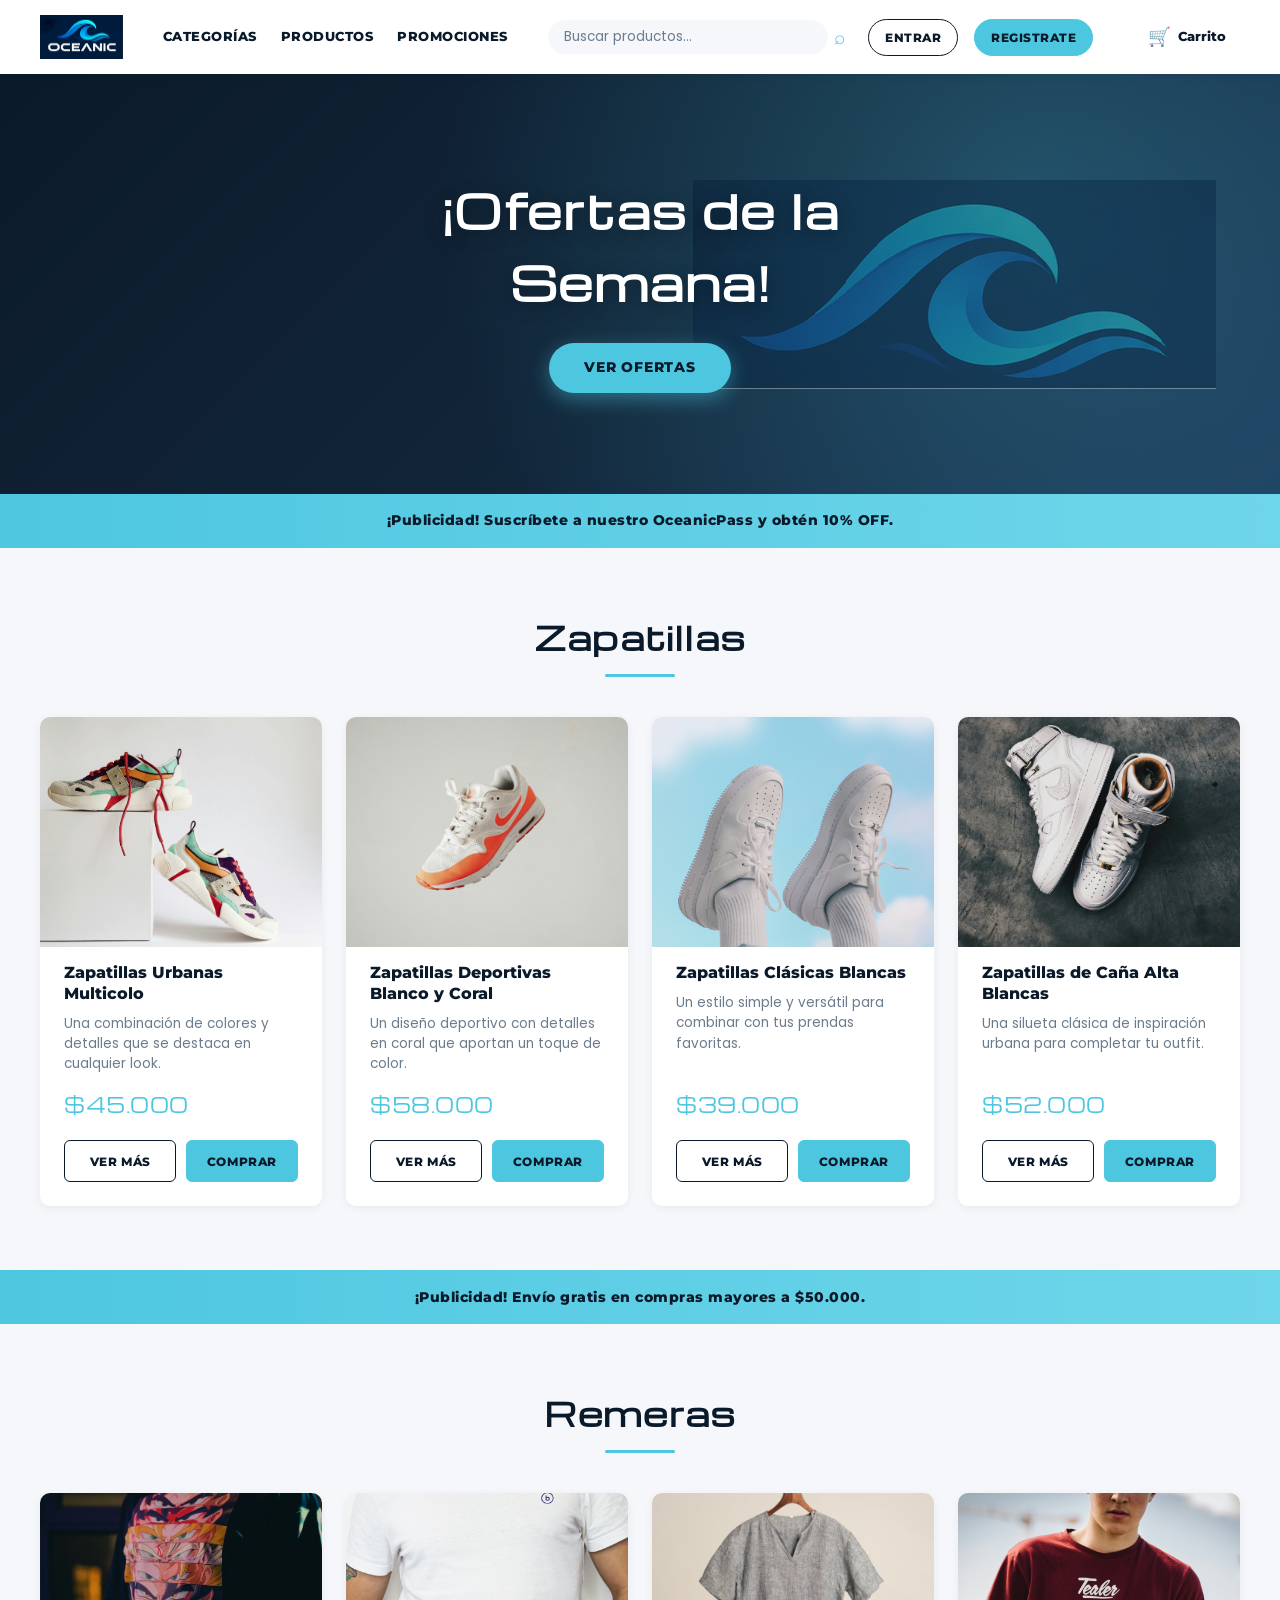
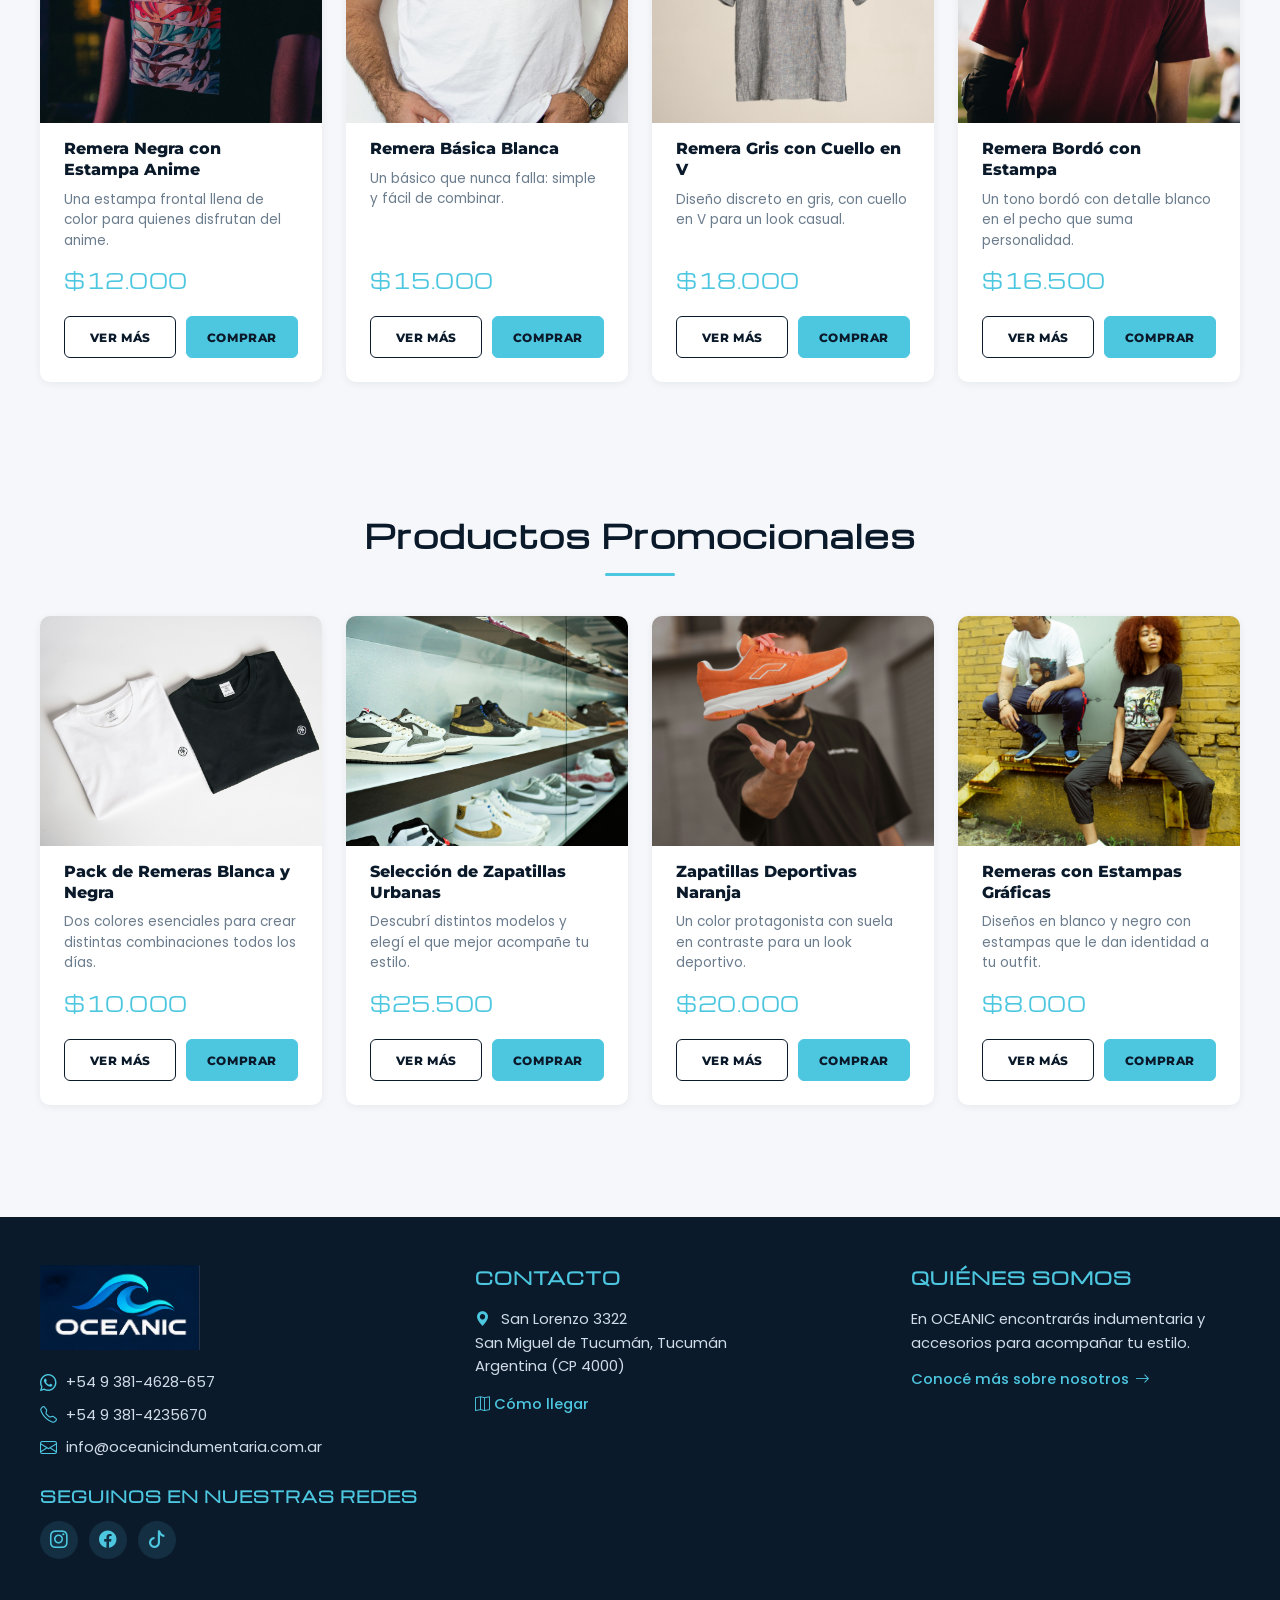
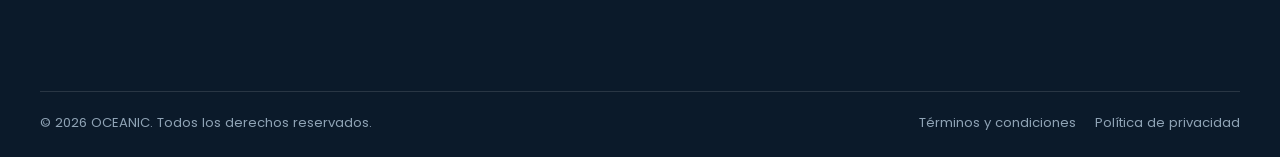
<file: index.html>
<!doctype html>
<html lang="es">
  <head>
    <meta charset="UTF-8" />
    <meta name="viewport" content="width=device-width, initial-scale=1.0" />

    <title>OCEANIC | Indumentaria y accesorios</title>

    <!-- Tipografías -->
    <link rel="preconnect" href="https://fonts.googleapis.com" />
    <link rel="preconnect" href="https://fonts.gstatic.com" crossorigin />
    <link
      href="https://fonts.googleapis.com/css2?family=Michroma&display=swap"
      rel="stylesheet"
    />
    <link
      href="https://fonts.googleapis.com/css2?family=Montserrat:wght@800&display=swap"
      rel="stylesheet"
    />
    <link
      href="https://fonts.googleapis.com/css2?family=Poppins:wght@500&display=swap"
      rel="stylesheet"
    />

    <!-- Bootstrap Icons (necesario para los íconos del footer) -->
    <link
      rel="stylesheet"
      href="https://cdn.jsdelivr.net/npm/bootstrap-icons@1.11.3/font/bootstrap-icons.min.css"
    />

    <!-- CSS propio -->
    <link rel="stylesheet" href="css/styles.css" />
  </head>

  <body>
    <!-- NAVBAR OCEANIC -->
    <nav class="navbar-oceanic">
      <a href="index.html" class="navbar-brand">
        <img src="assets/img/logo1.png" alt="OCEANIC" />
      </a>

      <div class="menu-navegacion">
        <a href="#zapatillas">Categorías</a>
        <a href="#remeras">Productos</a>
        <a href="#promocionales">Promociones</a>
      </div>

      <div class="buscador">
        <input type="search" placeholder="Buscar productos..." />
        <span>⌕</span>
      </div>

      <div class="accesos">
        <a href="login.html">ENTRAR</a>
        <a href="register.html">REGISTRATE</a>
      </div>

      <div class="carrito">
        <span>🛒</span>
        <span>Carrito</span>
      </div>
    </nav>

    <!-- Banner principal -->
    <header class="slider-container">
      <div class="slider-imagen">
        <img src="./assets/img/logo2.png" class="slider-img" alt="Oceanic" />
      </div>
      <div class="slider-texto">
        <h1 class="slider-titulo">¡Ofertas de la Semana!</h1>
        <a href="#promocionales" class="slider-boton">Ver ofertas</a>
      </div>
    </header>

    <!-- PUBLICIDAD 1 -->
    <div class="publicidad">
      <p>¡Publicidad! Suscríbete a nuestro OceanicPass y obtén 10% OFF.</p>
    </div>

    <!-- SECCIÓN 1: ZAPATILLAS -->
    <section class="seccion" id="zapatillas">
      <h2 class="seccion-titulo">Zapatillas</h2>
      <div class="contenedor-productos">
        <div class="tarjeta">
          <img
            src="./assets/img/zapatilla1.jpg"
            alt="Zapatilla Urbana"
            class="tarjeta-imagen"
          />
          <div class="tarjeta-info">
            <h3 class="tarjeta-nombre">Zapatillas Urbanas Multicolo</h3>
            <p class="tarjeta-descripcion">
              Una combinación de colores y detalles que se destaca en cualquier
              look.
            </p>
            <p class="tarjeta-precio">$45.000</p>
            <div class="botones">
              <a href="" class="btn-ver">VER MÁS</a>
              <a href="" class="btn-comprar">COMPRAR</a>
            </div>
          </div>
        </div>

        <div class="tarjeta">
          <img
            src="./assets/img/zapatilla2.jpg"
            alt="Zapatilla Running"
            class="tarjeta-imagen"
          />
          <div class="tarjeta-info">
            <h3 class="tarjeta-nombre">Zapatillas Deportivas Blanco y Coral</h3>
            <p class="tarjeta-descripcion">
              Un diseño deportivo con detalles en coral que aportan un toque de
              color.
            </p>
            <p class="tarjeta-precio">$58.000</p>
            <div class="botones">
              <a href="" class="btn-ver">VER MÁS</a>
              <a href="" class="btn-comprar">COMPRAR</a>
            </div>
          </div>
        </div>

        <div class="tarjeta">
          <img
            src="./assets/img/zapatilla3.jpg"
            alt="Zapatilla Clásica"
            class="tarjeta-imagen"
          />
          <div class="tarjeta-info">
            <h3 class="tarjeta-nombre">Zapatillas Clásicas Blancas</h3>
            <p class="tarjeta-descripcion">
              Un estilo simple y versátil para combinar con tus prendas
              favoritas.
            </p>
            <p class="tarjeta-precio">$39.000</p>
            <div class="botones">
              <a href="" class="btn-ver">VER MÁS</a>
              <a href="" class="btn-comprar">COMPRAR</a>
            </div>
          </div>
        </div>

        <div class="tarjeta">
          <img
            src="./assets/img/zapatilla4.jpg"
            alt="Zapatilla Skate"
            class="tarjeta-imagen"
          />
          <div class="tarjeta-info">
            <h3 class="tarjeta-nombre">Zapatillas de Caña Alta Blancas</h3>
            <p class="tarjeta-descripcion">
              Una silueta clásica de inspiración urbana para completar tu
              outfit.
            </p>
            <p class="tarjeta-precio">$52.000</p>
            <div class="botones">
              <a href="" class="btn-ver">VER MÁS</a>
              <a href="" class="btn-comprar">COMPRAR</a>
            </div>
          </div>
        </div>
      </div>
    </section>

    <!-- PUBLICIDAD 2 (Oculta en celulares) -->
    <div class="publicidad publicidad-oculta">
      <p>¡Publicidad! Envío gratis en compras mayores a $50.000.</p>
    </div>

    <!-- SECCIÓN 2: REMERAS -->
    <section class="seccion" id="remeras">
      <h2 class="seccion-titulo">Remeras</h2>
      <div class="contenedor-productos">
        <div class="tarjeta">
          <img
            src="./assets/img/remera1.jpg"
            alt="Remera Básica"
            class="tarjeta-imagen"
          />
          <div class="tarjeta-info">
            <h3 class="tarjeta-nombre">Remera Negra con Estampa Anime</h3>
            <p class="tarjeta-descripcion">
              Una estampa frontal llena de color para quienes disfrutan del
              anime.
            </p>
            <p class="tarjeta-precio">$12.000</p>
            <div class="botones">
              <a href="" class="btn-ver">VER MÁS</a>
              <a href="" class="btn-comprar">COMPRAR</a>
            </div>
          </div>
        </div>

        <div class="tarjeta">
          <img
            src="./assets/img/remera2.jpg"
            alt="Remera Estampada"
            class="tarjeta-imagen"
          />
          <div class="tarjeta-info">
            <h3 class="tarjeta-nombre">Remera Básica Blanca</h3>
            <p class="tarjeta-descripcion">
              Un básico que nunca falla: simple y fácil de combinar.
            </p>
            <p class="tarjeta-precio">$15.000</p>
            <div class="botones">
              <a href="" class="btn-ver">VER MÁS</a>
              <a href="" class="btn-comprar">COMPRAR</a>
            </div>
          </div>
        </div>

        <div class="tarjeta">
          <img
            src="./assets/img/remera3.jpg"
            alt="Remera Oversize"
            class="tarjeta-imagen"
          />
          <div class="tarjeta-info">
            <h3 class="tarjeta-nombre">Remera Gris con Cuello en V</h3>
            <p class="tarjeta-descripcion">
              Diseño discreto en gris, con cuello en V para un look casual.
            </p>
            <p class="tarjeta-precio">$18.000</p>
            <div class="botones">
              <a href="" class="btn-ver">VER MÁS</a>
              <a href="" class="btn-comprar">COMPRAR</a>
            </div>
          </div>
        </div>

        <div class="tarjeta">
          <img
            src="./assets/img/remera4.jpg"
            alt="Remera Manga Larga"
            class="tarjeta-imagen"
          />
          <div class="tarjeta-info">
            <h3 class="tarjeta-nombre">Remera Bordó con Estampa</h3>
            <p class="tarjeta-descripcion">
              Un tono bordó con detalle blanco en el pecho que suma
              personalidad.
            </p>
            <p class="tarjeta-precio">$16.500</p>
            <div class="botones">
              <a href="" class="btn-ver">VER MÁS</a>
              <a href="" class="btn-comprar">COMPRAR</a>
            </div>
          </div>
        </div>
      </div>
    </section>

    <!-- SECCIÓN 3: PRODUCTOS PROMOCIONALES -->
    <section class="seccion" id="promocionales">
      <h2 class="seccion-titulo">Productos Promocionales</h2>
      <div class="contenedor-productos">
        <div class="tarjeta">
          <img
            src="./assets/img/promo1.jpg"
            alt="Mochila Urbana"
            class="tarjeta-imagen"
          />
          <div class="tarjeta-info">
            <h3 class="tarjeta-nombre">Pack de Remeras Blanca y Negra</h3>
            <p class="tarjeta-descripcion">
              Dos colores esenciales para crear distintas combinaciones todos
              los días.
            </p>
            <p class="tarjeta-precio">$10.000</p>
            <div class="botones">
              <a href="" class="btn-ver">VER MÁS</a>
              <a href="" class="btn-comprar">COMPRAR</a>
            </div>
          </div>
        </div>

        <div class="tarjeta">
          <img
            src="./assets/img/promo2.jpg"
            alt="Botella Térmica"
            class="tarjeta-imagen"
          />
          <div class="tarjeta-info">
            <h3 class="tarjeta-nombre">Selección de Zapatillas Urbanas</h3>
            <p class="tarjeta-descripcion">
              Descubrí distintos modelos y elegí el que mejor acompañe tu
              estilo.
            </p>
            <p class="tarjeta-precio">$25.500</p>
            <div class="botones">
              <a href="" class="btn-ver">VER MÁS</a>
              <a href="" class="btn-comprar">COMPRAR</a>
            </div>
          </div>
        </div>

        <div class="tarjeta">
          <img
            src="./assets/img/promo3.jpg"
            alt="Pack de Medias"
            class="tarjeta-imagen"
          />
          <div class="tarjeta-info">
            <h3 class="tarjeta-nombre">Zapatillas Deportivas Naranja</h3>
            <p class="tarjeta-descripcion">
              Un color protagonista con suela en contraste para un look
              deportivo.
            </p>
            <p class="tarjeta-precio">$20.000</p>
            <div class="botones">
              <a href="" class="btn-ver">VER MÁS</a>
              <a href="" class="btn-comprar">COMPRAR</a>
            </div>
          </div>
        </div>

        <div class="tarjeta">
          <img
            src="./assets/img/promo4.jpg"
            alt="Gorra Deportiva"
            class="tarjeta-imagen"
          />
          <div class="tarjeta-info">
            <h3 class="tarjeta-nombre">Remeras con Estampas Gráficas</h3>
            <p class="tarjeta-descripcion">
              Diseños en blanco y negro con estampas que le dan identidad a tu
              outfit.
            </p>
            <p class="tarjeta-precio">$8.000</p>
            <div class="botones">
              <a href="" class="btn-ver">VER MÁS</a>
              <a href="" class="btn-comprar">COMPRAR</a>
            </div>
          </div>
        </div>
      </div>
    </section>

    <!-- Pie de página -->
    <footer class="footer-oceanic">
      <div class="footer-contenedor">
        <!-- COLUMNA IZQUIERDA: MARCA + CONTACTO DIRECTO + REDES -->
        <div class="footer-columna footer-columna-marca">
          <div class="footer-marca">
            <img src="assets/img/logo1.png" alt="Logo OCEANIC" />
          </div>

          <div class="footer-contacto-directo">
            <p>
              <i class="bi bi-whatsapp"></i>
              <a href="https://wa.me/5493814628657" target="_blank" rel="noopener">
                +54 9 381-4628-657
              </a>
            </p>
            <p>
              <i class="bi bi-telephone"></i>
              <a href="tel:+5493814235670">+54 9 381-4235670</a>
            </p>
            <p>
              <i class="bi bi-envelope"></i>
              <a href="mailto:info@oceanicindumentaria.com.ar">
                info@oceanicindumentaria.com.ar
              </a>
            </p>
          </div>

          <div class="footer-redes">
            <h3>Seguinos en nuestras redes</h3>
            <div class="redes-sociales">
              <a href="#" target="_blank" rel="noopener" aria-label="Instagram">
                <i class="bi bi-instagram"></i>
              </a>
              <a href="#" target="_blank" rel="noopener" aria-label="Facebook">
                <i class="bi bi-facebook"></i>
              </a>
              <a href="#" target="_blank" rel="noopener" aria-label="TikTok">
                <i class="bi bi-tiktok"></i>
              </a>
            </div>
          </div>
        </div>

        <!-- COLUMNA CENTRAL: CONTACTO / UBICACIÓN -->
        <div class="footer-columna footer-columna-contacto">
          <h3>Contacto</h3>

          <p class="footer-direccion">
            <i class="bi bi-geo-alt-fill"></i>
            San Lorenzo 3322<br />
            San Miguel de Tucumán, Tucumán<br />
            Argentina (CP 4000)
          </p>

          <a
            class="footer-link-mapa"
            href="https://www.google.com/maps/search/?api=1&query=San+Lorenzo+3322+San+Miguel+de+Tucum%C3%A1n+Tucum%C3%A1n+Argentina"
            target="_blank"
            rel="noopener"
          >
            <i class="bi bi-map"></i>
            Cómo llegar
          </a>

          <div class="footer-mapa">
            <iframe
              src="https://www.google.com/maps?q=San+Lorenzo+3322+San+Miguel+de+Tucuman+Tucuman+Argentina&output=embed"
              width="100%"
              height="220"
              style="border: 0"
              allowfullscreen=""
              loading="lazy"
              referrerpolicy="no-referrer-when-downgrade"
              title="Ubicación de OCEANIC"
            >
            </iframe>
          </div>
        </div>

        <!-- COLUMNA DERECHA: QUIÉNES SOMOS -->
        <div class="footer-columna footer-columna-nosotros">
          <h3>Quiénes somos</h3>

          <p>
            En OCEANIC encontrarás indumentaria y accesorios para acompañar tu
            estilo.
          </p>

          <a
            href="#"
            class="footer-link-nosotros"
            aria-label="Conocer más sobre OCEANIC"
          >
            Conocé más sobre nosotros
            <i class="bi bi-arrow-right"></i>
          </a>
        </div>
      </div>

      <!-- BARRA INFERIOR -->
      <div class="footer-bottom">
        <p>© 2026 OCEANIC. Todos los derechos reservados.</p>
        <div class="footer-legal">
          <a href="#">Términos y condiciones</a>
          <a href="#">Política de privacidad</a>
        </div>
      </div>
    </footer>
  </body>
</html>
</file>
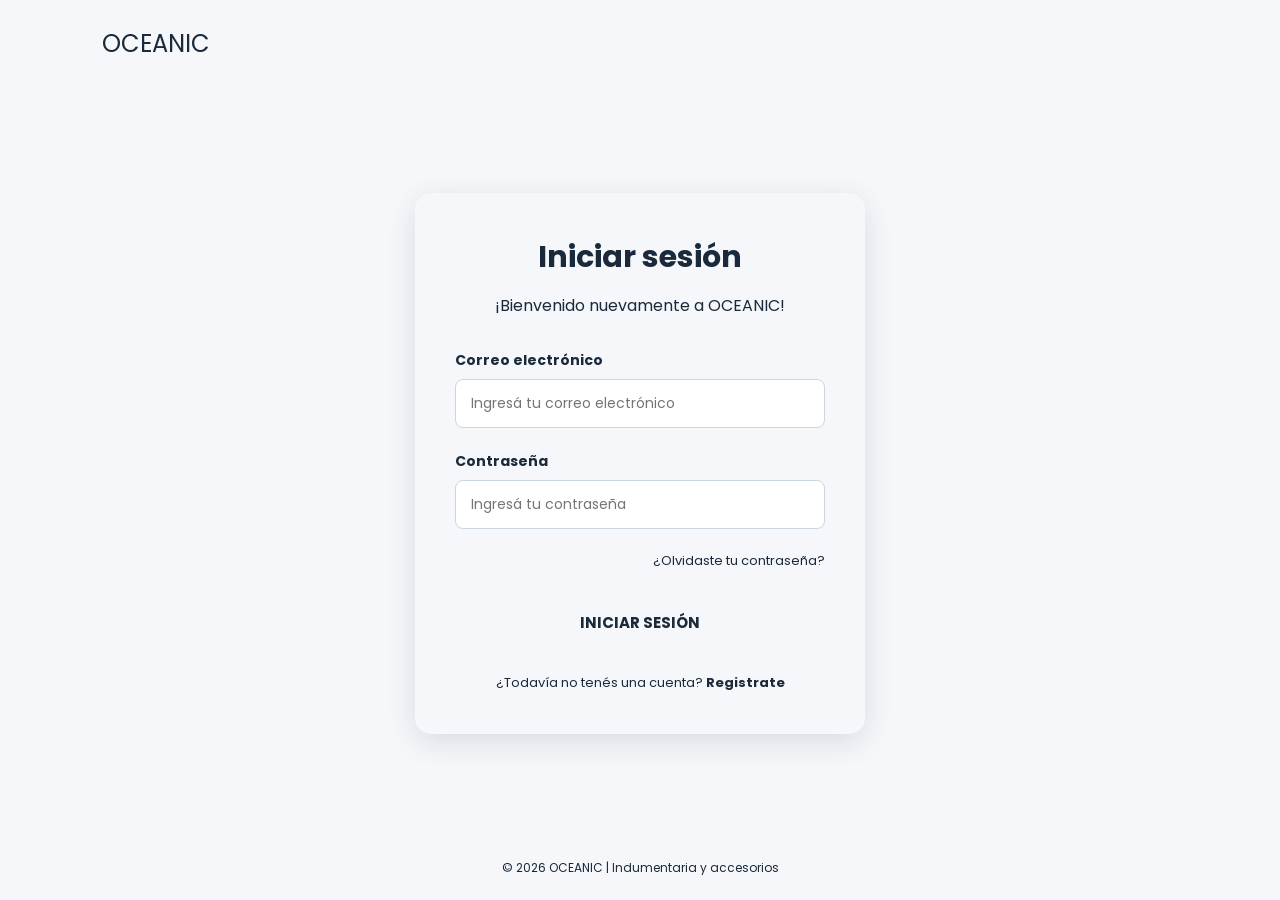
<file: login.html>
<!DOCTYPE html>
<html lang="es">
<head>
    <meta charset="UTF-8">
    <meta name="viewport" content="width=device-width, initial-scale=1.0">

    <title>OCEANIC | Iniciar sesión</title>

    <!-- Tipografías -->
    <link rel="preconnect" href="https://fonts.googleapis.com">
    <link rel="preconnect" href="https://fonts.gstatic.com" crossorigin>
    <link href="https://fonts.googleapis.com/css2?family=Michroma&display=swap" rel="stylesheet">
    <link href="https://fonts.googleapis.com/css2?family=Montserrat:wght@400;500;700;800&display=swap" rel="stylesheet">
    <link href="https://fonts.googleapis.com/css2?family=Poppins:wght@500&display=swap" rel="stylesheet">

    <!-- Estilos generales y propios del login -->
    <link rel="stylesheet" href="css/styles.css">
    <link rel="stylesheet" href="css/login.css">
</head>

<body>

    <header class="login-header">
        <a href="index.html" class="logo">OCEANIC</a>
    </header>

    <main class="login-main">

        <section class="login-card">

            <h1>Iniciar sesión</h1>

            <p class="login-description">
                ¡Bienvenido nuevamente a OCEANIC!
            </p>

            <form action="#" method="post">

                <div class="form-group">
                    <label for="email">Correo electrónico</label>
                    <input
                        type="email"
                        id="email"
                        name="email"
                        placeholder="Ingresá tu correo electrónico"
                        required
                    >
                </div>

                <div class="form-group">
                    <label for="password">Contraseña</label>
                    <input
                        type="password"
                        id="password"
                        name="password"
                        placeholder="Ingresá tu contraseña"
                        minlength="6"
                        maxlength="12"
                        required
                    >
                </div>

                <a href="#" class="forgot-password">
                    ¿Olvidaste tu contraseña?
                </a>

                <button type="submit" class="login-button">
                    INICIAR SESIÓN
                </button>

            </form>

            <p class="register-link">
                ¿Todavía no tenés una cuenta?
                <a href="register.html">Registrate</a>
            </p>

        </section>

    </main>

    <footer class="login-footer">
        <p>© 2026 OCEANIC | Indumentaria y accesorios</p>
    </footer>

</body>
</html>
</file>
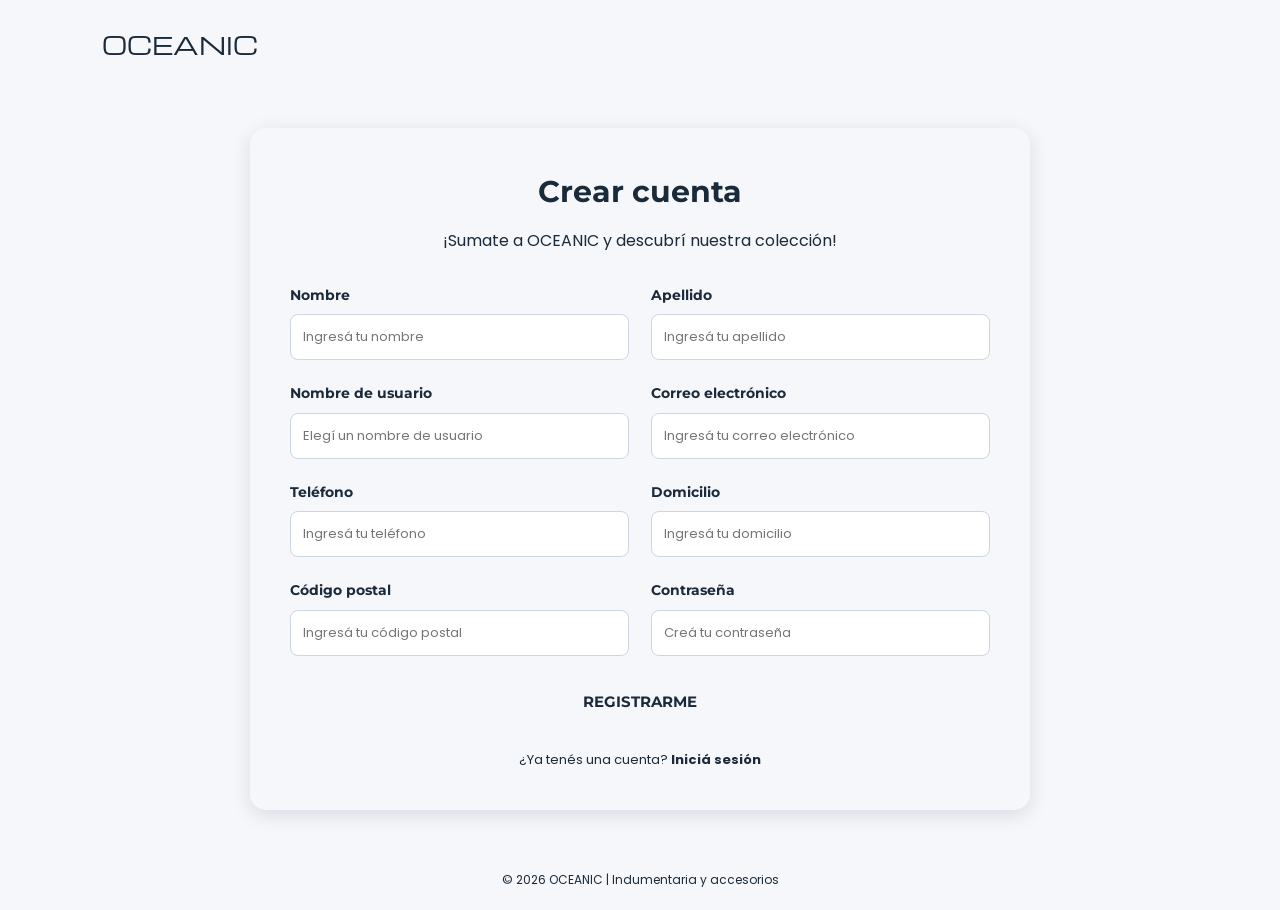
<file: register.html>
<!DOCTYPE html>
<html lang="es">
<head>
    <meta charset="UTF-8">
    <meta name="viewport" content="width=device-width, initial-scale=1.0">

    <title>OCEANIC | Crear cuenta</title>

    <!-- Tipografías -->
    <link rel="preconnect" href="https://fonts.googleapis.com">
    <link rel="preconnect" href="https://fonts.gstatic.com" crossorigin>
    <link href="https://fonts.googleapis.com/css2?family=Michroma&display=swap" rel="stylesheet">
    <link href="https://fonts.googleapis.com/css2?family=Montserrat:wght@400;500;700;800&display=swap" rel="stylesheet">
    <link href="https://fonts.googleapis.com/css2?family=Poppins:wght@500&display=swap" rel="stylesheet">

    <!-- Estilos -->
    <link rel="stylesheet" href="css/styles.css">
    <link rel="stylesheet" href="css/register.css">
</head>

<body>

    <header class="register-header">
        <a href="index.html" class="logo">OCEANIC</a>
    </header>

    <main class="register-main">

        <section class="register-card">

            <h1>Crear cuenta</h1>

            <p class="register-description">
                ¡Sumate a OCEANIC y descubrí nuestra colección!
            </p>

            <form>

                <div class="register-fields">

                    <div class="form-group">
                        <label for="nombre">Nombre</label>
                        <input type="text" id="nombre" name="nombre"
                            placeholder="Ingresá tu nombre"
                            minlength="3" maxlength="40" required>
                    </div>

                    <div class="form-group">
                        <label for="apellido">Apellido</label>
                        <input type="text" id="apellido" name="apellido"
                            placeholder="Ingresá tu apellido"
                            minlength="3" maxlength="40" required>
                    </div>

                    <div class="form-group">
                        <label for="usuario">Nombre de usuario</label>
                        <input type="text" id="usuario" name="usuario"
                            placeholder="Elegí un nombre de usuario"
                            minlength="4" maxlength="20" required>
                    </div>

                    <div class="form-group">
                        <label for="email">Correo electrónico</label>
                        <input type="email" id="email" name="email"
                            placeholder="Ingresá tu correo electrónico" required>
                    </div>

                    <div class="form-group">
                        <label for="telefono">Teléfono</label>
                        <input type="tel" id="telefono" name="telefono"
                            placeholder="Ingresá tu teléfono" 
                             minlength="10" maxlength="15" required>
                    </div>

                    <div class="form-group">
                        <label for="domicilio">Domicilio</label>
                        <input type="text" id="domicilio" name="domicilio"
                            placeholder="Ingresá tu domicilio"
                            minlength="5" maxlength="100" required>
                    </div>

                    <div class="form-group">
                        <label for="codigo-postal">Código postal</label>
                        <input type="text" id="codigo-postal" name="codigo-postal"
                            placeholder="Ingresá tu código postal"
                            minlength="4" maxlength="10" required>
                    </div>

                    <div class="form-group">
                        <label for="password">Contraseña</label>
                        <input type="password" id="password" name="password"
                            placeholder="Creá tu contraseña"
                            minlength="8" maxlength="12" required>
                    </div>

                </div>

                <button type="submit" class="register-button">
                    REGISTRARME
                </button>

            </form>

            <p class="login-link">
                ¿Ya tenés una cuenta?
                <a href="login.html">Iniciá sesión</a>
            </p>

        </section>

    </main>

    <footer class="register-footer">
        <p>© 2026 OCEANIC | Indumentaria y accesorios</p>
    </footer>

</body>
</html>
</file>
<file: css/styles.css>
/* ========================================================= */
/* 1. VARIABLES GLOBALES                                      */
/* ========================================================= */
:root {
  /* Colores de marca */
  --color-primario: #0b1a2a;
  --color-secundario: #12263a;
  --color-acento: #4dc7e0;
  --color-acento-hover: #38b6cf;
  --color-texto: #1a2a3a;
  --color-texto-claro: #6b7c8d;
  --color-fondo: #f5f7fa;
  --color-blanco: #ffffff;
  --color-borde: #e1e8ee;

  /* Tipografías */
  --fuente-titulos: "Michroma", sans-serif;
  --fuente-subtitulos: "Montserrat", sans-serif;
  --fuente-cuerpo: "Poppins", sans-serif;

  /* Espaciados */
  --espaciado-xs: 0.5rem;
  --espaciado-sm: 1rem;
  --espaciado-md: 1.5rem;
  --espaciado-lg: 2.5rem;
  --espaciado-xl: 4rem;

  /* Radios y sombras */
  --radio-sm: 6px;
  --radio-md: 10px;
  --radio-lg: 16px;
  --sombra-sm: 0 2px 8px rgba(11, 26, 42, 0.06);
  --sombra-md: 0 6px 20px rgba(11, 26, 42, 0.1);
  --sombra-lg: 0 12px 32px rgba(11, 26, 42, 0.14);

  /* Transiciones */
  --transicion: 0.25s ease;
}

/* ========================================================= */
/* 2. RESET Y BASE                                            */
/* ========================================================= */
*,
*::before,
*::after {
  margin: 0;
  padding: 0;
  box-sizing: border-box;
}

html {
  scroll-behavior: smooth;
}

body {
  font-family: var(--fuente-cuerpo);
  color: var(--color-texto);
  background-color: var(--color-fondo);
  line-height: 1.6;
  -webkit-font-smoothing: antialiased;
  overflow-x: hidden;
}

img {
  max-width: 100%;
  display: block;
}

a {
  color: inherit;
  text-decoration: none;
  transition: color var(--transicion);
}

button,
input {
  font-family: inherit;
  border: none;
  outline: none;
}

/* ========================================================= */
/* 3. BOTONES COMPARTIDOS                                     */
/* ========================================================= */
.btn-ver,
.btn-comprar {
  display: inline-block;
  padding: 0.65rem 1.2rem;
  border-radius: var(--radio-sm);
  font-family: var(--fuente-subtitulos);
  font-size: 0.75rem;
  font-weight: 800;
  letter-spacing: 0.6px;
  text-transform: uppercase;
  cursor: pointer;
  transition: all var(--transicion);
  text-align: center;
}

.btn-ver {
  background-color: transparent;
  color: var(--color-primario);
  border: 1.5px solid var(--color-primario);
}

.btn-ver:hover {
  background-color: var(--color-primario);
  color: var(--color-blanco);
}

.btn-comprar {
  background-color: var(--color-acento);
  color: var(--color-primario);
  border: 1.5px solid var(--color-acento);
}

.btn-comprar:hover {
  background-color: var(--color-primario);
  border-color: var(--color-primario);
  color: var(--color-acento);
  transform: translateY(-2px);
  box-shadow: var(--sombra-md);
}

/* ========================================================= */
/* 4. NAVBAR OCEANIC                                          */
/* ========================================================= */
.navbar-oceanic {
  position: sticky;
  top: 0;
  z-index: 100;
  display: flex;
  align-items: center;
  justify-content: space-between;
  gap: var(--espaciado-md);
  padding: 0.9rem 2.5rem;
  background-color: var(--color-blanco);
  box-shadow: var(--sombra-sm);
}

.navbar-brand img {
  height: 44px;
  width: auto;
  transition: transform var(--transicion);
}

.navbar-brand:hover img {
  transform: scale(1.05);
}

.menu-navegacion {
  display: flex;
  gap: var(--espaciado-md);
  font-family: var(--fuente-subtitulos);
  font-size: 0.8rem;
  font-weight: 800;
  letter-spacing: 0.5px;
  text-transform: uppercase;
}

.menu-navegacion a {
  position: relative;
  color: var(--color-primario);
  padding: 0.4rem 0;
}

.menu-navegacion a::after {
  content: "";
  position: absolute;
  left: 0;
  bottom: 0;
  width: 0;
  height: 2px;
  background-color: var(--color-acento);
  transition: width var(--transicion);
}

.menu-navegacion a:hover::after {
  width: 100%;
}

.menu-navegacion a:hover {
  color: var(--color-acento);
}

/* Buscador */
.buscador {
  position: relative;
  display: flex;
  align-items: center;
  background-color: var(--color-fondo);
  border-radius: 999px;
  padding: 0.45rem 1rem;
  flex: 1;
  max-width: 280px;
}

.buscador input {
  flex: 1;
  background: transparent;
  font-size: 0.85rem;
  color: var(--color-texto);
}

.buscador input::placeholder {
  color: var(--color-texto-claro);
}

.buscador span {
  font-size: 1.2rem;
  color: var(--color-acento);
  cursor: pointer;
  line-height: 1;
}

/* Accesos */
.accesos {
  display: flex;
  gap: var(--espaciado-sm);
  font-family: var(--fuente-subtitulos);
  font-size: 0.75rem;
  font-weight: 800;
  letter-spacing: 0.5px;
}

.accesos a {
  padding: 0.5rem 1rem;
  border-radius: 999px;
  transition: all var(--transicion);
}

.accesos a:first-child {
  color: var(--color-primario);
  border: 1.5px solid var(--color-primario);
}

.accesos a:first-child:hover {
  background-color: var(--color-primario);
  color: var(--color-blanco);
}

.accesos a:last-child {
  background-color: var(--color-acento);
  color: var(--color-primario);
  border: 1.5px solid var(--color-acento);
}

.accesos a:last-child:hover {
  background-color: var(--color-acento-hover);
  border-color: var(--color-acento-hover);
  transform: translateY(-2px);
}

/* Carrito */
.carrito {
  display: flex;
  align-items: center;
  gap: 0.4rem;
  font-family: var(--fuente-subtitulos);
  font-size: 0.8rem;
  font-weight: 800;
  color: var(--color-primario);
  cursor: pointer;
  padding: 0.5rem 0.9rem;
  border-radius: var(--radio-sm);
  transition: background-color var(--transicion);
}

.carrito:hover {
  background-color: rgba(77, 199, 224, 0.12);
}

.carrito span:first-child {
  font-size: 1.15rem;
}

/* ========================================================= */
/* 5. SLIDER / BANNER PRINCIPAL                               */
/* ========================================================= */
.slider-container {
  position: relative;
  display: flex;
  align-items: center;
  justify-content: center;
  min-height: 420px;
  padding: var(--espaciado-xl) var(--espaciado-lg);
  background: linear-gradient(
    135deg,
    var(--color-primario) 0%,
    var(--color-secundario) 55%,
    #1c3a5a 100%
  );
  overflow: hidden;
}

.slider-container::before {
  content: "";
  position: absolute;
  inset: 0;
  background: radial-gradient(
    circle at 80% 30%,
    rgba(77, 199, 224, 0.25),
    transparent 55%
  );
  pointer-events: none;
}

.slider-imagen {
  position: absolute;
  inset: 0;
  display: flex;
  align-items: center;
  justify-content: flex-end;
  padding-right: 5%;
  opacity: 0.35;
  pointer-events: none;
}

.slider-img {
  max-height: 90%;
  width: auto;
  object-fit: contain;
}

.slider-texto {
  position: relative;
  z-index: 2;
  text-align: center;
  max-width: 640px;
  color: var(--color-blanco);
}

.slider-titulo {
  font-family: var(--fuente-titulos);
  font-size: clamp(1.6rem, 4vw, 2.8rem);
  letter-spacing: 1.5px;
  margin-bottom: var(--espaciado-md);
  text-shadow: 0 4px 18px rgba(0, 0, 0, 0.3);
}

.slider-boton {
  display: inline-block;
  padding: 0.9rem 2.2rem;
  background-color: var(--color-acento);
  color: var(--color-primario);
  font-family: var(--fuente-subtitulos);
  font-size: 0.85rem;
  font-weight: 800;
  letter-spacing: 0.8px;
  text-transform: uppercase;
  border-radius: 999px;
  transition: all var(--transicion);
  box-shadow: 0 6px 20px rgba(77, 199, 224, 0.45);
}

.slider-boton:hover {
  background-color: var(--color-blanco);
  transform: translateY(-3px);
  box-shadow: 0 10px 28px rgba(77, 199, 224, 0.55);
}

/* ========================================================= */
/* 6. PUBLICIDAD                                              */
/* ========================================================= */
.publicidad {
  background: linear-gradient(
    90deg,
    var(--color-acento) 0%,
    #6fd6ea 100%
  );
  color: var(--color-primario);
  text-align: center;
  padding: 0.95rem var(--espaciado-md);
  font-family: var(--fuente-subtitulos);
  font-size: 0.9rem;
  font-weight: 800;
  letter-spacing: 0.5px;
}

/* ========================================================= */
/* 7. SECCIONES DE PRODUCTOS                                  */
/* ========================================================= */
.seccion {
  max-width: 1280px;
  margin: 0 auto;
  padding: var(--espaciado-xl) var(--espaciado-lg);
}

.seccion-titulo {
  font-family: var(--fuente-titulos);
  font-size: clamp(1.4rem, 3vw, 2rem);
  color: var(--color-primario);
  text-align: center;
  margin-bottom: var(--espaciado-lg);
  letter-spacing: 1.2px;
  position: relative;
  padding-bottom: 0.9rem;
}

.seccion-titulo::after {
  content: "";
  position: absolute;
  left: 50%;
  bottom: 0;
  transform: translateX(-50%);
  width: 70px;
  height: 3px;
  border-radius: 3px;
  background-color: var(--color-acento);
}

/* Grilla de productos */
.contenedor-productos {
  display: grid;
  grid-template-columns: repeat(auto-fit, minmax(240px, 1fr));
  gap: var(--espaciado-md);
}

/* Tarjetas */
.tarjeta {
  display: flex;
  flex-direction: column;
  background-color: var(--color-blanco);
  border-radius: var(--radio-md);
  overflow: hidden;
  box-shadow: var(--sombra-sm);
  transition: transform var(--transicion), box-shadow var(--transicion);
}

.tarjeta:hover {
  transform: translateY(-6px);
  box-shadow: var(--sombra-lg);
}

.tarjeta-imagen {
  width: 100%;
  height: 230px;
  object-fit: cover;
  background-color: var(--color-fondo);
  transition: transform 0.4s ease;
}

.tarjeta:hover .tarjeta-imagen {
  transform: scale(1.04);
}

.tarjeta-info {
  display: flex;
  flex-direction: column;
  gap: 0.55rem;
  padding: var(--espaciado-sm) var(--espaciado-md) var(--espaciado-md);
  flex: 1;
}

.tarjeta-nombre {
  font-family: var(--fuente-subtitulos);
  font-size: 1rem;
  font-weight: 800;
  color: var(--color-primario);
  line-height: 1.3;
}

.tarjeta-descripcion {
  font-size: 0.85rem;
  color: var(--color-texto-claro);
  line-height: 1.5;
  flex: 1;
}

.tarjeta-precio {
  font-family: var(--fuente-titulos);
  font-size: 1.25rem;
  color: var(--color-acento);
  letter-spacing: 0.5px;
  margin: 0.3rem 0;
}

.botones {
  display: flex;
  gap: 0.6rem;
  margin-top: 0.4rem;
}

.botones > * {
  flex: 1;
}

/* ========================================================= */
/* 8. FOOTER OCEANIC                                          */
/* ========================================================= */
.footer-oceanic {
  background-color: var(--color-primario);
  color: #e6eef5;
  font-family: var(--fuente-cuerpo);
  padding: 3rem 2rem 1.5rem;
  margin-top: 3rem;
}

.footer-contenedor {
  display: grid;
  grid-template-columns: 1.2fr 1.2fr 1fr;
  gap: 2.5rem;
  max-width: 1200px;
  margin: 0 auto;
}

.footer-columna h3 {
  font-family: var(--fuente-titulos);
  font-size: 1.05rem;
  color: var(--color-acento);
  margin-bottom: 1rem;
  letter-spacing: 1px;
  text-transform: uppercase;
}

.footer-columna p,
.footer-columna a {
  color: #cfdbe6;
  font-size: 0.92rem;
  line-height: 1.6;
  text-decoration: none;
  transition: color var(--transicion);
}

.footer-columna a:hover {
  color: var(--color-acento);
}

/* Columna marca */
.footer-marca img {
  max-width: 160px;
  margin-bottom: 1.2rem;
  display: block;
}

.footer-contacto-directo {
  margin-bottom: 1rem;
}

.footer-contacto-directo p {
  display: flex;
  align-items: center;
  gap: 0.55rem;
  margin: 0.35rem 0;
}

.footer-contacto-directo i {
  color: var(--color-acento);
  font-size: 1.05rem;
  flex-shrink: 0;
}

/* Redes sociales */
.footer-redes {
  margin-top: 1.4rem;
}

.footer-redes h3 {
  font-size: 0.95rem;
  margin-bottom: 0.8rem;
}

.redes-sociales {
  display: flex;
  gap: 0.7rem;
}

.redes-sociales a {
  width: 38px;
  height: 38px;
  display: grid;
  place-items: center;
  border-radius: 50%;
  background-color: rgba(77, 199, 224, 0.12);
  color: var(--color-acento);
  font-size: 1.1rem;
  transition: transform var(--transicion), background-color var(--transicion),
    color var(--transicion);
}

.redes-sociales a:hover {
  transform: translateY(-3px);
  background-color: var(--color-acento);
  color: var(--color-primario);
}

/* Columna contacto / mapa */
.footer-direccion {
  margin-bottom: 0.8rem;
  line-height: 1.7;
}

.footer-direccion i {
  color: var(--color-acento);
  margin-right: 0.4rem;
}

.footer-link-mapa {
  display: inline-block;
  margin-bottom: 0.9rem;
  color: var(--color-acento) !important;
  font-weight: 500;
}

.footer-link-mapa:hover {
  text-decoration: underline;
}

.footer-mapa iframe {
  border-radius: var(--radio-md);
  filter: grayscale(0.15) contrast(0.95);
  width: 100%;
  display: block;
}

/* Columna nosotros */
.footer-link-nosotros {
  display: inline-flex;
  align-items: center;
  gap: 0.4rem;
  margin-top: 0.8rem;
  color: var(--color-acento) !important;
  font-weight: 500;
  transition: gap var(--transicion), color var(--transicion);
}

.footer-link-nosotros:hover {
  gap: 0.9rem;
}

/* Barra inferior */
.footer-bottom {
  max-width: 1200px;
  margin: 2.5rem auto 0;
  padding-top: 1.2rem;
  border-top: 1px solid rgba(255, 255, 255, 0.12);
  display: flex;
  justify-content: space-between;
  align-items: center;
  flex-wrap: wrap;
  gap: 0.8rem;
  font-size: 0.82rem;
  color: #8fa3b5;
}

.footer-legal {
  display: flex;
  gap: 1.2rem;
}

.footer-legal a {
  color: #8fa3b5;
  text-decoration: none;
  transition: color var(--transicion);
}

.footer-legal a:hover {
  color: var(--color-acento);
}

/* ========================================================= */
/* 9. RESPONSIVE                                              */
/* ========================================================= */

/* ---------- Tablets (≤ 1024px) ---------- */
@media (max-width: 1024px) {
  .navbar-oceanic {
    padding: 0.8rem 1.2rem;
    flex-wrap: wrap;
  }

  .menu-navegacion {
    order: 3;
    width: 100%;
    justify-content: center;
    gap: var(--espaciado-sm);
    padding-top: 0.5rem;
    border-top: 1px solid var(--color-borde);
  }

  .buscador {
    max-width: 220px;
  }

  .footer-contenedor {
    grid-template-columns: 1fr 1fr;
  }

  .footer-columna-marca {
    grid-column: 1 / -1;
  }
}

/* ---------- Móviles (≤ 768px) ---------- */
@media (max-width: 768px) {
  .navbar-oceanic {
    padding: 0.7rem 1rem;
    gap: 0.6rem;
  }

  .navbar-brand img {
    height: 36px;
  }

  .buscador {
    flex: 1;
    max-width: none;
  }

  .accesos {
    font-size: 0.7rem;
  }

  .accesos a {
    padding: 0.45rem 0.75rem;
  }

  .carrito span:last-child {
    display: none;
  }

  .slider-container {
    min-height: 320px;
    padding: var(--espaciado-lg) var(--espaciado-sm);
  }

  .slider-imagen {
    justify-content: center;
    padding-right: 0;
    opacity: 0.2;
  }

  .seccion {
    padding: var(--espaciado-lg) var(--espaciado-sm);
  }

  .contenedor-productos {
    grid-template-columns: repeat(auto-fit, minmax(180px, 1fr));
    gap: 0.9rem;
  }

  .tarjeta-imagen {
    height: 180px;
  }

  .tarjeta-info {
    padding: 0.8rem;
  }

  .botones {
    flex-direction: column;
  }

  .publicidad-oculta {
    display: none;
  }

  .footer-oceanic {
    padding: 2rem 1.2rem 1.2rem;
  }

  .footer-contenedor {
    grid-template-columns: 1fr;
    gap: 2rem;
  }

  .footer-bottom {
    flex-direction: column;
    text-align: center;
  }

  .footer-legal {
    flex-wrap: wrap;
    justify-content: center;
  }

  .footer-mapa iframe {
    height: 180px;
  }
}

/* ---------- Móviles chicos (≤ 480px) ---------- */
@media (max-width: 480px) {
  .menu-navegacion {
    font-size: 0.72rem;
    gap: 0.6rem;
  }

  .accesos a {
    font-size: 0.68rem;
    padding: 0.4rem 0.6rem;
  }

  .contenedor-productos {
    grid-template-columns: 1fr;
  }

  .tarjeta-imagen {
    height: 220px;
  }

  .tarjeta-nombre {
    font-size: 0.95rem;
  }

  .tarjeta-precio {
    font-size: 1.15rem;
  }

  .slider-titulo {
    font-size: 1.4rem;
  }

  .slider-boton {
    padding: 0.75rem 1.6rem;
    font-size: 0.78rem;
  }
}

/* ========================================================= */
/* 10. ACCESIBILIDAD / PREFERENCIAS                           */
/* ========================================================= */

/* Reduce animaciones si el usuario lo prefiere */
@media (prefers-reduced-motion: reduce) {
  *,
  *::before,
  *::after {
    animation-duration: 0.01ms !important;
    transition-duration: 0.01ms !important;
    scroll-behavior: auto !important;
  }
}

/* Focus visible para navegación por teclado */
a:focus-visible,
button:focus-visible,
input:focus-visible {
  outline: 2px solid var(--color-acento);
  outline-offset: 3px;
  border-radius: 4px;
}
</file>
<file: css/login.css>
/* =================================
   OCEANIC - INICIO DE SESIÓN
================================= */

/* ENCABEZADO */
.login-header {
    padding: 25px 8%;
    background-color: var(--azul-marino);
}

.login-header .logo {
    color: var(--blanco);
    font-size: 24px;
    font-weight: 400;
}

/* CONTENIDO PRINCIPAL */
.login-main {
    min-height: calc(100vh - 150px);
    display: flex;
    justify-content: center;
    align-items: center;
    padding: 40px 20px;
}

/* TARJETA DE LOGIN */
.login-card {
    width: 100%;
    max-width: 450px;
    padding: 40px;
    background-color: var(--blanco);
    border-radius: 16px;
    box-shadow: 0 8px 30px rgba(6, 27, 58, 0.12);
}

/* TÍTULO Y DESCRIPCIÓN */
.login-card h1 {
    text-align: center;
    font-size: 30px;
    margin-bottom: 12px;
}

.login-description {
    text-align: center;
    font-weight: 400;
    margin-bottom: 30px;
}

/* CAMPOS DEL FORMULARIO */
.form-group {
    display: flex;
    flex-direction: column;
    margin-bottom: 22px;
}

.form-group label {
    margin-bottom: 8px;
    font-size: 14px;
    font-weight: 700;
}

.form-group input {
    width: 100%;
    padding: 13px 15px;
    border: 1px solid #ccd6e0;
    border-radius: 8px;
    font-family: var(--fuente-general);
    font-size: 14px;
    outline: none;
}

.form-group input:focus {
    border-color: var(--azul-oceano);
    box-shadow: 0 0 0 3px rgba(8, 119, 209, 0.12);
}

/* RECUPERAR CONTRASEÑA */
.forgot-password {
    display: block;
    text-align: right;
    font-size: 13px;
    margin-bottom: 25px;
}

/* BOTÓN DE INICIO */
.login-button {
    width: 100%;
    padding: 14px;
    border: none;
    border-radius: 8px;
    background-color: var(--azul-oceano);
    color: var(--blanco);
    font-size: 15px;
    font-weight: 700;
    cursor: pointer;
    transition: background-color 0.3s ease;
}

.login-button:hover {
    background-color: var(--azul-marino);
}

/* ENLACE DE REGISTRO */
.register-link {
    text-align: center;
    font-size: 13px;
    font-weight: 400;
    margin-top: 25px;
}

.register-link a {
    font-weight: 700;
}

/* PIE DE PÁGINA */
.login-footer {
    text-align: center;
    padding: 20px;
    background-color: var(--azul-marino);
    color: var(--blanco);
}

.login-footer p {
    font-size: 12px;
    font-weight: 400;
    margin: 0;
}

/* DISEÑO RESPONSIVE */
@media (max-width: 576px) {

    .login-card {
        padding: 28px 22px;
    }

    .login-card h1 {
        font-size: 25px;
    }

    .login-header {
        padding: 20px 6%;
    }

}
</file>
<file: css/register.css>
/* ESTILOS DE LA PÁGINA DE REGISTRO */

/* ENCABEZADO */
.register-header {
    background-color: var(--azul-marino);
    padding: 25px 8%;
}

.register-header .logo {
    color: var(--blanco);
    font-family: "Michroma", sans-serif;
    font-size: 24px;
    text-decoration: none;
}

/* CONTENIDO PRINCIPAL */
.register-main {
    min-height: calc(100vh - 150px);
    display: flex;
    justify-content: center;
    align-items: center;
    padding: 40px 20px;
}

/* TARJETA DE REGISTRO */
.register-card {
    width: 100%;
    max-width: 780px;
    padding: 40px;
    background-color: var(--blanco);
    border-radius: 16px;
    box-shadow: 0 5px 20px rgba(6, 27, 58, 0.12);
}

.register-card h1 {
    text-align: center;
    font-family: "Montserrat", sans-serif;
    font-size: 30px;
    margin-bottom: 12px;
}

.register-description {
    text-align: center;
    margin-bottom: 30px;
    font-family: "Poppins", sans-serif;
}

/* DISTRIBUCIÓN DE LOS CAMPOS */
.register-fields {
    display: grid;
    grid-template-columns: repeat(2, minmax(0, 1fr));
    column-gap: 22px;
}

/* CAMPOS DEL FORMULARIO */
.form-group {
    display: flex;
    flex-direction: column;
    margin-bottom: 22px;
}

.form-group label {
    margin-bottom: 8px;
    font-family: "Montserrat", sans-serif;
    font-size: 14px;
    font-weight: 700;
}

.form-group input {
    width: 100%;
    padding: 12px;
    border: 1px solid #ccd6e0;
    border-radius: 8px;
    font-family: "Poppins", sans-serif;
    font-size: 13px;
    outline: none;
}

.form-group input:focus {
    border-color: var(--azul-oceano);
}

/* BOTÓN DE REGISTRO */
.register-button {
    width: 100%;
    padding: 14px;
    border: none;
    border-radius: 8px;
    background-color: var(--azul-oceano);
    color: var(--blanco);
    font-family: "Montserrat", sans-serif;
    font-size: 15px;
    font-weight: 700;
    cursor: pointer;
}

/* ENLACE AL LOGIN */
.login-link {
    margin-top: 25px;
    text-align: center;
    font-family: "Poppins", sans-serif;
    font-size: 13px;
}

.login-link a {
    color: var(--azul-oceano);
    font-weight: 700;
    text-decoration: none;
}

/* PIE DE PÁGINA */
.register-footer {
    padding: 20px;
    background-color: var(--azul-marino);
    color: var(--blanco);
    text-align: center;
    font-family: "Poppins", sans-serif;
    font-size: 12px;
}

/* DISEÑO RESPONSIVE */
@media (max-width: 576px) {

    .register-header {
        padding: 20px 6%;
    }

    .register-card {
        padding: 28px 22px;
    }

    .register-card h1 {
        font-size: 25px;
    }

    .register-fields {
        grid-template-columns: 1fr;
    }
}
</file>
